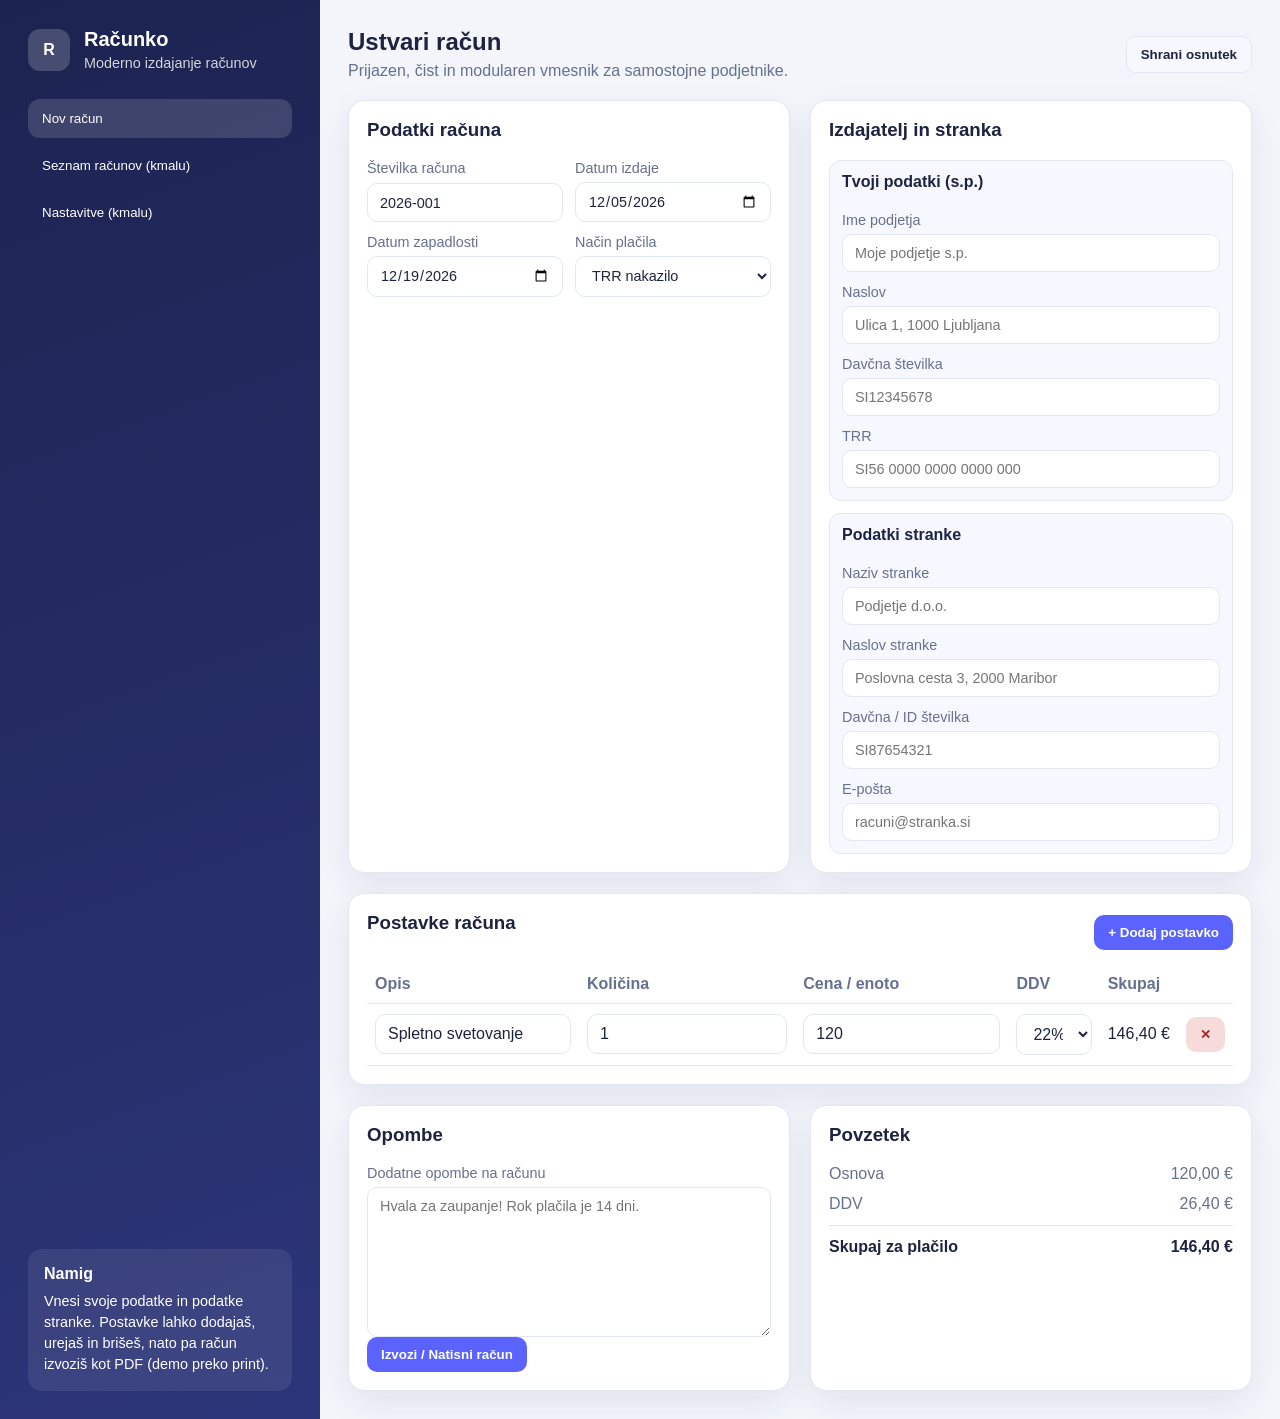
<file: index.html>
<!doctype html>
<html lang="sl">
  <head>
    <meta charset="UTF-8" />
    <meta name="viewport" content="width=device-width, initial-scale=1.0" />
    <title>Računko — Izdajanje računov za s.p.</title>
    <link rel="stylesheet" href="src/styles/main.css" />
  </head>
  <body>
    <div class="app-shell">
      <aside class="sidebar">
        <div class="brand">
          <span class="brand__badge">R</span>
          <div>
            <h1>Računko</h1>
            <p>Moderno izdajanje računov</p>
          </div>
        </div>

        <nav class="nav-list">
          <button class="nav-list__item nav-list__item--active">Nov račun</button>
          <button class="nav-list__item" disabled>Seznam računov (kmalu)</button>
          <button class="nav-list__item" disabled>Nastavitve (kmalu)</button>
        </nav>

        <section class="sidebar__tip">
          <h2>Namig</h2>
          <p>
            Vnesi svoje podatke in podatke stranke. Postavke lahko dodajaš, urejaš in
            brišeš, nato pa račun izvoziš kot PDF (demo preko print).
          </p>
        </section>
      </aside>

      <main class="content">
        <header class="page-header">
          <div>
            <h2>Ustvari račun</h2>
            <p>Prijazen, čist in modularen vmesnik za samostojne podjetnike.</p>
          </div>
          <button id="save-draft" class="button button--secondary">Shrani osnutek</button>
        </header>

        <section class="grid two-cols">
          <article class="card" id="invoice-meta"></article>
          <article class="card" id="party-details"></article>
        </section>

        <section class="card" id="line-items"></section>

        <section class="grid two-cols">
          <article class="card" id="notes"></article>
          <article class="card" id="summary"></article>
        </section>
      </main>
    </div>

    <template id="line-item-template">
      <tr>
        <td><input type="text" name="description" placeholder="Opis storitve" required /></td>
        <td><input type="number" name="quantity" min="1" value="1" required /></td>
        <td><input type="number" name="unitPrice" min="0" step="0.01" value="0.00" required /></td>
        <td>
          <select name="vatRate">
            <option value="22">22%</option>
            <option value="9.5">9.5%</option>
            <option value="0">0%</option>
          </select>
        </td>
        <td class="line-total">0,00 €</td>
        <td>
          <button type="button" class="icon-button" data-action="remove">✕</button>
        </td>
      </tr>
    </template>

    <script type="module" src="src/main.js"></script>
  </body>
</html>
</file>
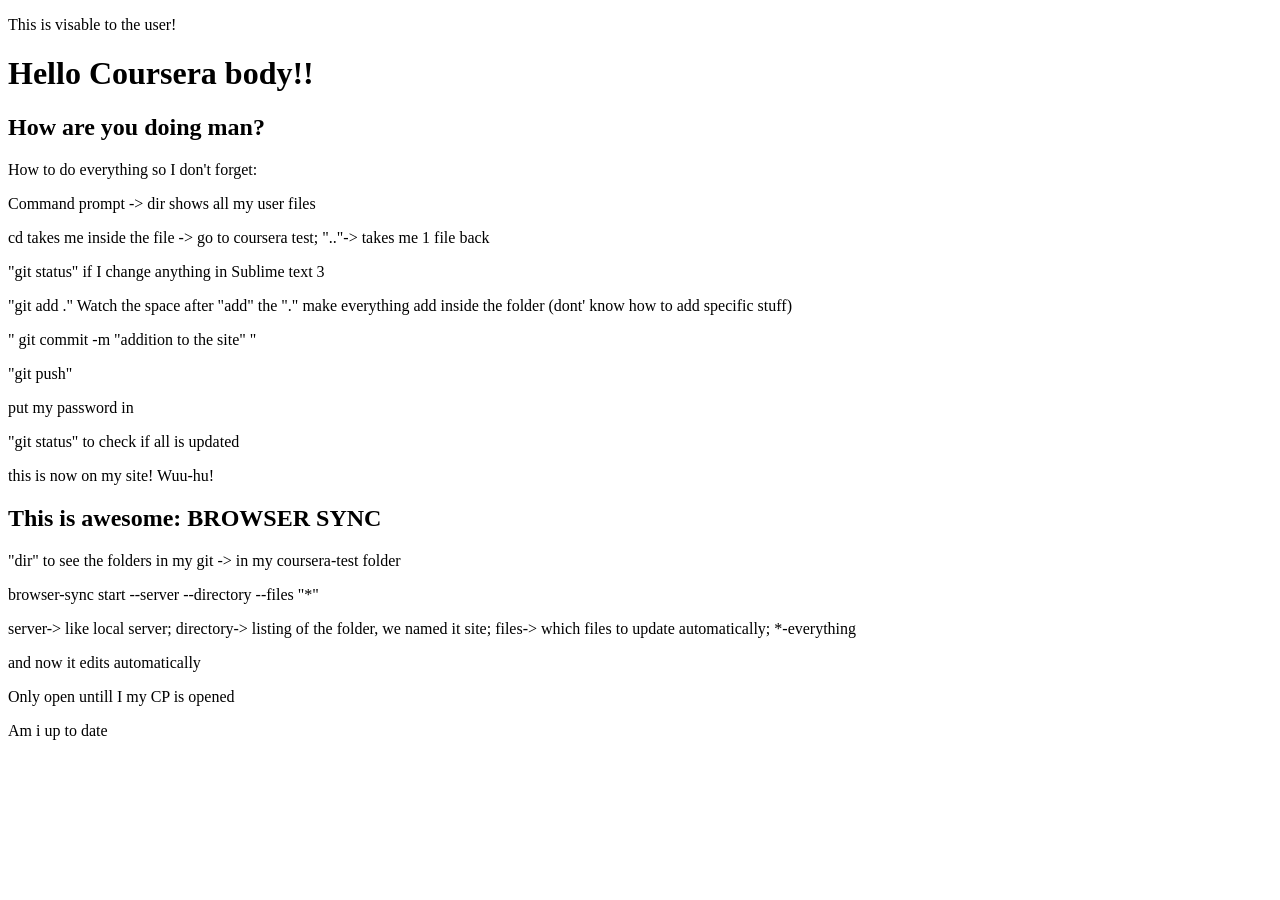
<file: site/index.html>
<!DOCTYPE html>
<html>
<head>
	<meta charset="utf-8">
	<title>Hello Coursera title!!</title>
</head>
<body>
	<p>This is visable to the user!</p>
	<h1>Hello Coursera body!!</h1>
	<h2>How are you doing man?</h2>
	<p>How to do everything so I don't forget:</p>
	<p>Command prompt -> dir shows all my user files</p>
	<p>cd takes me inside the file -> go to coursera test; ".."-> takes me 1 file back</p>
	<p>"git status" if I change anything in Sublime text 3</p>
	<p>"git add ." Watch the space after "add" the "." make everything add inside the folder (dont' know how to add specific stuff)</p>
	<p>" git commit -m "addition to the site" "</p>
	<p>"git push"</p>
	<p>put my password in</p>
	<p>"git status" to check if all is updated</p>
	<p>this is now on my site! Wuu-hu!</p>
	<h2>This is awesome: BROWSER SYNC</h2>
	<p>"dir" to see the folders in my git -> in my coursera-test folder</p>
	<p>browser-sync start --server --directory --files "*"</p>
	<p>server-> like local server; directory-> listing of the folder, we named it site; files-> which files to update automatically; *-everything</p>
	<p>and now it edits automatically</p>
	<p>Only open untill I my CP is opened</p>
	<p>Am i up to date</p>
</body>
</html>
</file>
<file: src/styles/main.css>
:root {
  color-scheme: light;
  --bg: #f3f5fb;
  --surface: #ffffff;
  --surface-soft: #f7f8ff;
  --text: #1d2340;
  --muted: #66708f;
  --primary: #5b63ff;
  --primary-dark: #454ed4;
  --border: #e3e7f4;
  --radius: 16px;
  --shadow: 0 12px 32px rgba(35, 43, 83, 0.08);
}

* {
  box-sizing: border-box;
}

body {
  margin: 0;
  font-family: Inter, "Segoe UI", Roboto, sans-serif;
  background: var(--bg);
  color: var(--text);
}

.app-shell {
  min-height: 100vh;
  display: grid;
  grid-template-columns: 320px 1fr;
}

.sidebar {
  background: linear-gradient(160deg, #1d2350, #2c3579);
  color: #fff;
  padding: 28px;
  display: flex;
  flex-direction: column;
  gap: 28px;
}

.brand {
  display: flex;
  gap: 14px;
  align-items: center;
}

.brand h1 {
  margin: 0;
  font-size: 1.25rem;
}

.brand p {
  margin: 4px 0 0;
  opacity: 0.8;
  font-size: 0.9rem;
}

.brand__badge {
  width: 42px;
  height: 42px;
  border-radius: 12px;
  display: grid;
  place-items: center;
  background: rgba(255, 255, 255, 0.18);
  font-weight: 700;
}

.nav-list {
  display: grid;
  gap: 8px;
}

.nav-list__item {
  border: 0;
  border-radius: 12px;
  text-align: left;
  padding: 12px 14px;
  color: #fff;
  background: transparent;
}

.nav-list__item--active {
  background: rgba(255, 255, 255, 0.14);
}

.sidebar__tip {
  margin-top: auto;
  background: rgba(255, 255, 255, 0.08);
  border-radius: 14px;
  padding: 16px;
}

.sidebar__tip h2 {
  margin: 0 0 8px;
  font-size: 1rem;
}

.sidebar__tip p {
  margin: 0;
  line-height: 1.45;
  font-size: 0.9rem;
}

.content {
  padding: 28px;
  display: grid;
  gap: 20px;
}

.page-header {
  display: flex;
  justify-content: space-between;
  align-items: center;
}

.page-header h2 {
  margin: 0;
}

.page-header p {
  margin: 6px 0 0;
  color: var(--muted);
}

.grid {
  display: grid;
  gap: 20px;
}

.two-cols {
  grid-template-columns: repeat(2, minmax(0, 1fr));
}

.card {
  background: var(--surface);
  border: 1px solid var(--border);
  border-radius: var(--radius);
  box-shadow: var(--shadow);
  padding: 18px;
}

h3, h4 {
  margin-top: 0;
}

.form-grid {
  display: grid;
  grid-template-columns: repeat(2, minmax(0, 1fr));
  gap: 12px;
}

.form-grid.single-col {
  grid-template-columns: 1fr;
}

label {
  display: grid;
  gap: 6px;
  color: var(--muted);
  font-size: 0.9rem;
}

input,
select,
textarea {
  width: 100%;
  border: 1px solid var(--border);
  border-radius: 10px;
  padding: 10px 12px;
  font: inherit;
  color: var(--text);
  background: #fff;
}

.stack {
  display: grid;
  gap: 12px;
}

.sub-card {
  background: var(--surface-soft);
  border: 1px solid var(--border);
  border-radius: 12px;
  padding: 12px;
}

.button,
.button--secondary,
.icon-button {
  border: 0;
  border-radius: 10px;
  padding: 10px 14px;
  font-weight: 600;
  cursor: pointer;
}

.button {
  background: var(--primary);
  color: #fff;
}

.button:hover {
  background: var(--primary-dark);
}

.button--secondary {
  background: var(--surface-soft);
  color: var(--text);
  border: 1px solid var(--border);
}

.line-items-header {
  display: flex;
  justify-content: space-between;
  align-items: center;
  margin-bottom: 12px;
}

.table-wrap {
  overflow-x: auto;
}

table {
  width: 100%;
  border-collapse: collapse;
}

th,
td {
  padding: 10px 8px;
  border-bottom: 1px solid var(--border);
  text-align: left;
}

th {
  color: var(--muted);
  font-weight: 600;
}

.icon-button {
  background: #f7dada;
  color: #9d2626;
}

.summary-list {
  margin: 0;
  display: grid;
  gap: 12px;
}

.summary-list div {
  display: flex;
  justify-content: space-between;
  color: var(--muted);
}

.summary-total {
  border-top: 1px solid var(--border);
  padding-top: 12px;
  font-weight: 700;
  color: var(--text) !important;
}

@media (max-width: 1080px) {
  .app-shell {
    grid-template-columns: 1fr;
  }

  .sidebar {
    gap: 16px;
  }

  .two-cols,
  .form-grid {
    grid-template-columns: 1fr;
  }
}

@media print {
  .sidebar,
  #save-draft,
  #print-invoice,
  #add-item,
  .icon-button {
    display: none !important;
  }

  .app-shell {
    display: block;
  }

  body {
    background: #fff;
  }

  .card {
    box-shadow: none;
    border: 1px solid #ddd;
    break-inside: avoid;
  }
}
</file>
